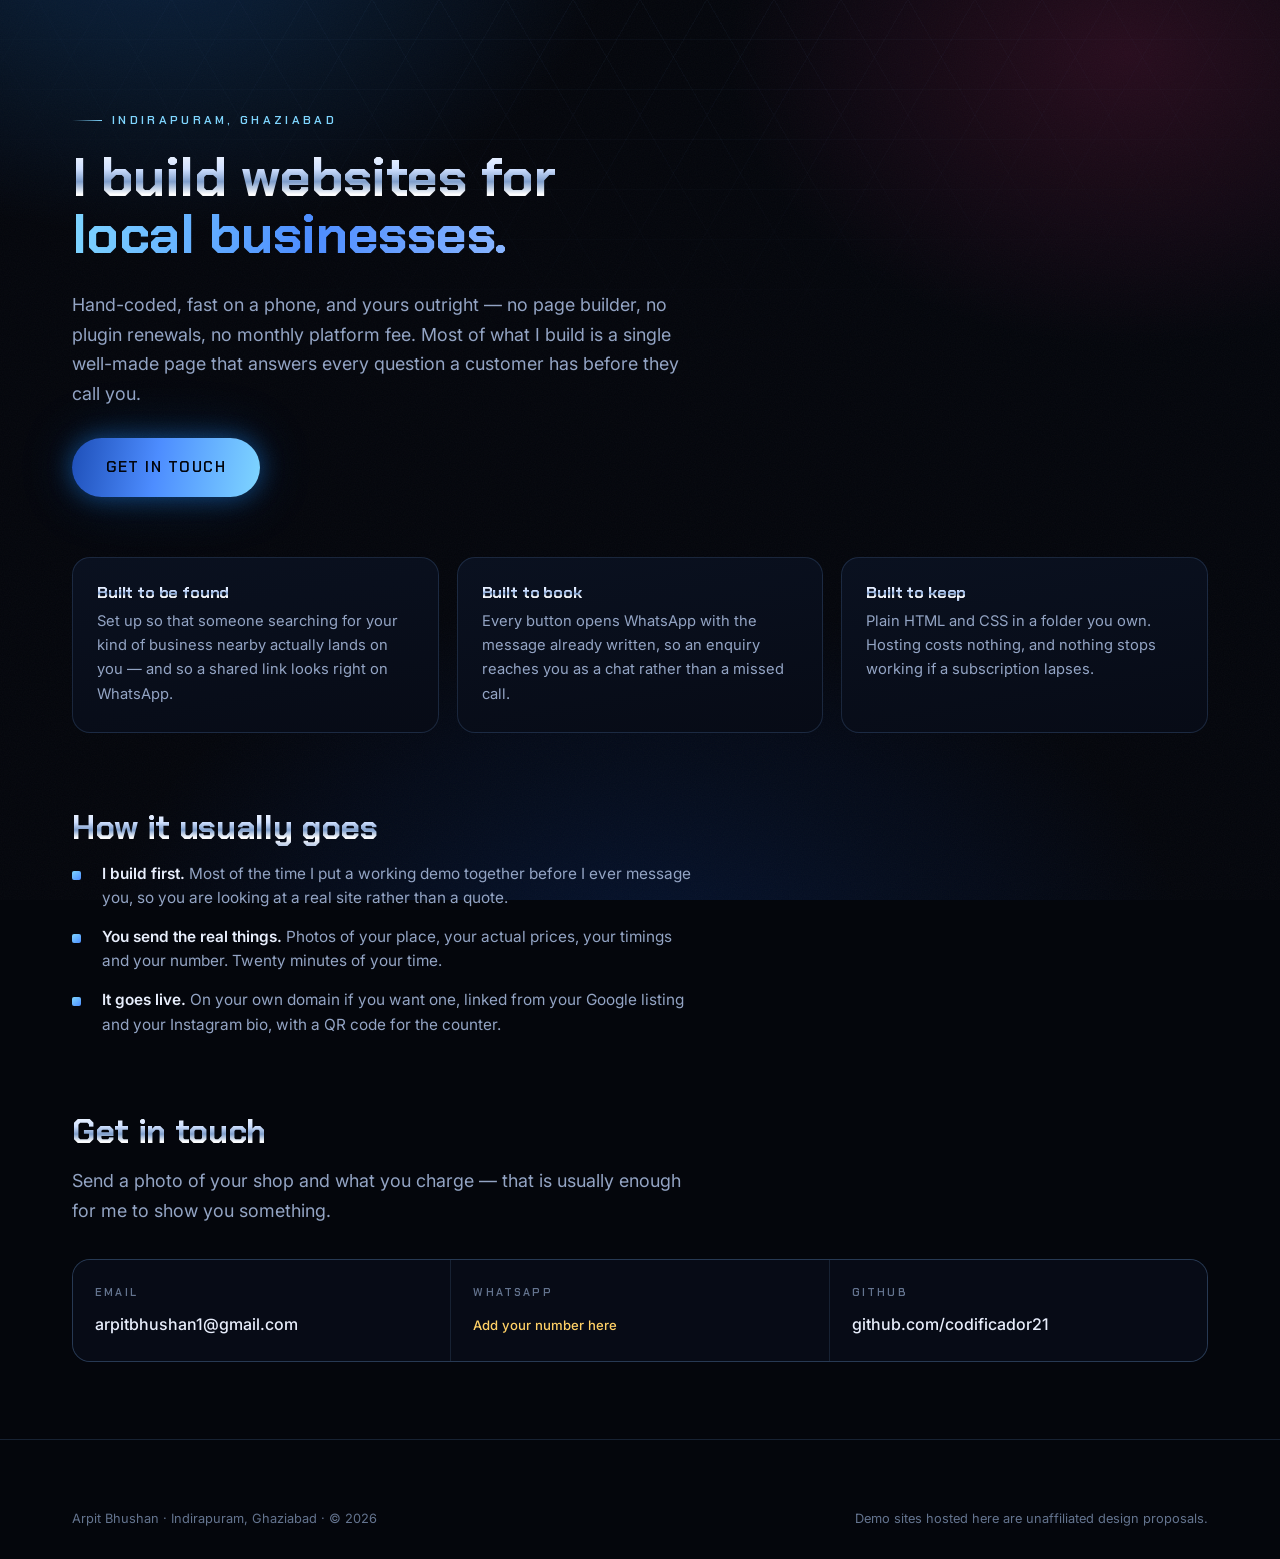
<file: index.html>
<!doctype html>
<html lang="en">
<head>
<meta charset="utf-8">
<meta name="viewport" content="width=device-width, initial-scale=1, viewport-fit=cover">
<title>Arpit Bhushan — websites for local businesses</title>
<meta name="description" content="I build fast, hand-coded websites for local businesses in Indirapuram and around Ghaziabad. No page builders, no monthly platform fees.">
<meta name="theme-color" content="#04060c">
<link rel="preconnect" href="https://fonts.googleapis.com">
<link rel="preconnect" href="https://fonts.gstatic.com" crossorigin>
<link href="https://fonts.googleapis.com/css2?family=Chakra+Petch:wght@500;600;700&family=Inter:wght@400;500;600&display=swap" rel="stylesheet">
<link rel="stylesheet" href="assets/style.css?v=7e76a8b3">
<style>
  /* Calmer than the demos this account hosts: steel blue, no magenta, little motion. */
  :root{
    --blue:#4d8dff; --blue-deep:#1e4fb8; --cyan:#7fd6ff;
    --magenta:#4d8dff; --magenta-deep:#1e4fb8;
  }
  .lede{ max-width:56ch; }
  .card-grid{ display:grid; grid-template-columns:repeat(3,1fr); gap:18px; margin-top:8px; }
  .card{
    padding:26px 24px; border-radius:var(--radius); border:1px solid var(--line);
    background:linear-gradient(170deg,var(--panel),var(--ink-2));
  }
  .card h3{ font-size:1.02rem; margin-bottom:8px; }
  .card p{ color:var(--muted); font-size:.92rem; margin:0; }
  .contact{
    display:grid; grid-template-columns:repeat(auto-fit,minmax(215px,1fr)); gap:1px;
    background:var(--line); border:1px solid var(--line); border-radius:var(--radius);
    overflow:hidden; margin-top:34px;
  }
  .contact a, .contact div{
    background:var(--ink-2); padding:24px 22px; display:block; transition:background .3s;
  }
  .contact a:hover{ background:var(--panel); }
  .contact span{
    display:block; font-family:var(--font-display); font-size:.68rem; font-weight:600;
    letter-spacing:.2em; text-transform:uppercase; color:var(--dim); margin-bottom:9px;
  }
  .contact b{ font-size:1rem; font-weight:500; color:var(--text); word-break:break-word; }
  .contact .todo-inline{ color:var(--gold); font-size:.82rem; }
  .how{ display:grid; gap:14px; list-style:none; padding:0; margin:0; max-width:62ch; }
  .how li{ position:relative; padding-left:30px; color:var(--muted); font-size:.96rem; line-height:1.6; }
  .how li b{ color:var(--text); font-weight:600; }
  .how li::before{
    content:''; position:absolute; left:0; top:9px; width:9px; height:9px; border-radius:2px;
    background:linear-gradient(140deg,var(--cyan),var(--blue));
  }
  @media (max-width:820px){ .card-grid{ grid-template-columns:1fr; } }
</style>
</head>
<body>

<div class="fx" aria-hidden="true">
  <div class="fx__aurora"></div><div class="fx__hex"></div><div class="fx__noise"></div>
</div>
<div class="progress" aria-hidden="true"></div>

<main>
<section class="section" style="padding-top:clamp(64px,8vw,104px);padding-bottom:clamp(32px,4vw,52px)">
  <div class="wrap">
    <p class="eyebrow">Indirapuram, Ghaziabad</p>
    <h1 style="font-size:clamp(2rem,5vw,3.4rem);max-width:17ch;text-wrap:balance">
      <span class="chrome">I build websites for</span>
      <span class="grad-blue">local businesses.</span>
    </h1>
    <p class="lede" style="font-size:clamp(1rem,1.6vw,1.12rem)">
      Hand-coded, fast on a phone, and yours outright — no page builder, no plugin renewals,
      no monthly platform fee. Most of what I build is a single well-made page that answers
      every question a customer has before they call you.
    </p>
    <a class="btn btn--primary btn--lg" href="#contact" data-magnetic><span class="shine"></span>Get in touch</a>
  </div>
</section>

<section class="section section--tight" style="padding-top:0">
  <div class="wrap">
    <div class="card-grid">
      <article class="card">
        <h3 class="chrome">Built to be found</h3>
        <p>Set up so that someone searching for your kind of business nearby actually lands on you — and so a shared link looks right on WhatsApp.</p>
      </article>
      <article class="card">
        <h3 class="chrome">Built to book</h3>
        <p>Every button opens WhatsApp with the message already written, so an enquiry reaches you as a chat rather than a missed call.</p>
      </article>
      <article class="card">
        <h3 class="chrome">Built to keep</h3>
        <p>Plain HTML and CSS in a folder you own. Hosting costs nothing, and nothing stops working if a subscription lapses.</p>
      </article>
    </div>
  </div>
</section>

<section class="section section--tight" style="padding-top:0">
  <div class="wrap">
    <h2 style="font-size:clamp(1.5rem,3vw,2.1rem)"><span class="chrome">How it usually goes</span></h2>
    <ul class="how">
      <li><b>I build first.</b> Most of the time I put a working demo together before I ever message you, so you are looking at a real site rather than a quote.</li>
      <li><b>You send the real things.</b> Photos of your place, your actual prices, your timings and your number. Twenty minutes of your time.</li>
      <li><b>It goes live.</b> On your own domain if you want one, linked from your Google listing and your Instagram bio, with a QR code for the counter.</li>
    </ul>
  </div>
</section>

<section class="section section--tight" id="contact" style="padding-top:0">
  <div class="wrap">
    <h2 style="font-size:clamp(1.5rem,3vw,2.1rem)"><span class="chrome">Get in touch</span></h2>
    <p class="lede">Send a photo of your shop and what you charge — that is usually enough for me to show you something.</p>
    <div class="contact">
      <a href="mailto:arpitbhushan1@gmail.com">
        <span>Email</span><b>arpitbhushan1@gmail.com</b>
      </a>
      <div>
        <span>WhatsApp</span><b class="todo-inline">Add your number here</b>
      </div>
      <a href="https://github.com/codificador21" target="_blank" rel="noopener">
        <span>GitHub</span><b>github.com/codificador21</b>
      </a>
    </div>
  </div>
</section>
</main>

<footer class="footer">
  <div class="wrap footer__bottom" style="margin-top:0;border-top:0">
    <span>Arpit Bhushan · Indirapuram, Ghaziabad · © <span data-year></span></span>
    <span>Demo sites hosted here are unaffiliated design proposals.</span>
  </div>
</footer>

<script>window.SITE_CONFIG = {};</script>
<script src="assets/app.js?v=7e76a8b3"></script>
</body>
</html>
</file>
<file: assets/style.css>
/* ==========================================================================
   APEX ROOM — Elite Gaming Experience
   Stylesheet. Edit colours in the :root block below; everything follows.
   ========================================================================== */

:root{
  /* Brand */
  --ink:          #04060c;
  --ink-2:        #070b16;
  --panel:        #0a1120;
  --panel-2:      #0d1729;
  --line:         rgba(126,178,255,.16);
  --line-soft:    rgba(126,178,255,.09);

  --blue:         #1f8cff;
  --blue-deep:    #0a4fd6;
  --cyan:         #5ddcff;
  --magenta:      #ff2f86;
  --magenta-deep: #c1155f;
  --gold:         #ffd166;

  --text:         #e8eefc;
  --muted:        #93a4c4;
  --dim:          #64748f;

  --glow-blue:    0 0 24px rgba(31,140,255,.45), 0 0 60px rgba(31,140,255,.18);
  --glow-pink:    0 0 24px rgba(255,47,134,.45), 0 0 60px rgba(255,47,134,.18);

  --radius:       18px;
  --radius-sm:    12px;
  --maxw:         1180px;

  --font-display: 'Chakra Petch', 'Saira Condensed', 'Avenir Next Condensed', system-ui, sans-serif;
  --font-body:    'Inter', -apple-system, BlinkMacSystemFont, 'Segoe UI', Roboto, sans-serif;

  --ease:         cubic-bezier(.22,.61,.36,1);
  --ease-out-exp: cubic-bezier(.16,1,.3,1);
}

*,*::before,*::after{ box-sizing:border-box; }

html{ scroll-behavior:smooth; -webkit-text-size-adjust:100%; overflow-x:hidden; }

body{
  margin:0;
  background:var(--ink);
  color:var(--text);
  font-family:var(--font-body);
  font-size:16px;
  line-height:1.65;
  overflow-x:hidden;
  -webkit-font-smoothing:antialiased;
}

img{ max-width:100%; display:block; }
a{ color:inherit; text-decoration:none; }
button{ font:inherit; color:inherit; background:none; border:0; cursor:pointer; }
[hidden]{ display:none !important; }

::selection{ background:var(--blue); color:#fff; }

/* Scrollbar ---------------------------------------------------------------- */
::-webkit-scrollbar{ width:10px; }
::-webkit-scrollbar-track{ background:var(--ink); }
::-webkit-scrollbar-thumb{
  background:linear-gradient(var(--blue),var(--magenta));
  border-radius:99px; border:2px solid var(--ink);
}

/* ==========================================================================
   Layout helpers
   ========================================================================== */
.wrap{ width:100%; max-width:var(--maxw); margin-inline:auto; padding-inline:22px; }
.section{ position:relative; padding-block:clamp(72px,9vw,128px); }
.section--tight{ padding-block:clamp(48px,6vw,80px); }

.eyebrow{
  display:inline-flex; align-items:center; gap:10px;
  font-family:var(--font-display); font-weight:600;
  font-size:.74rem; letter-spacing:.28em; text-transform:uppercase;
  color:var(--cyan); margin:0 0 18px;
}
.eyebrow::before{
  content:''; width:30px; height:1px;
  background:linear-gradient(90deg,transparent,var(--cyan));
}
.eyebrow--pink{ color:var(--magenta); }
.eyebrow--pink::before{ background:linear-gradient(90deg,transparent,var(--magenta)); }

h1,h2,h3,h4{ font-family:var(--font-display); font-weight:700; line-height:1.05; margin:0 0 .5em; letter-spacing:-.01em; }
h2{ font-size:clamp(1.9rem,4.4vw,3.15rem); }
h3{ font-size:clamp(1.15rem,2vw,1.4rem); }

.lede{ color:var(--muted); font-size:clamp(1rem,1.5vw,1.12rem); max-width:62ch; margin:0 0 30px; }

.section-head{ margin-bottom:clamp(36px,5vw,58px); max-width:760px; }

/* Silver / chrome text, like the logo ------------------------------------- */
.chrome{
  background:linear-gradient(180deg,#ffffff 4%,#cfe0ff 38%,#7f9ecb 56%,#ffffff 74%,#9fb6dd 100%);
  -webkit-background-clip:text; background-clip:text;
  color:transparent; -webkit-text-fill-color:transparent;
}
.grad-blue{
  background:linear-gradient(100deg,var(--cyan),var(--blue) 55%,#8ab6ff);
  -webkit-background-clip:text; background-clip:text;
  color:transparent; -webkit-text-fill-color:transparent;
}
.grad-pink{
  background:linear-gradient(100deg,#ff9dc4,var(--magenta) 60%,#ff5ba0);
  -webkit-background-clip:text; background-clip:text;
  color:transparent; -webkit-text-fill-color:transparent;
}

/* ==========================================================================
   Preloader
   ========================================================================== */
.preloader{
  position:fixed; inset:0; z-index:9999;
  display:grid; place-items:center; gap:0;
  background:var(--ink);
  transition:opacity .7s var(--ease), visibility .7s;
}
.preloader.is-done{ opacity:0; visibility:hidden; }
.preloader__inner{ text-align:center; }
.preloader__logo{ width:96px; height:96px; margin:0 auto 22px; }
.preloader__logo path,.preloader__logo circle,.preloader__logo polygon{
  stroke-dasharray:400; stroke-dashoffset:400;
  animation:draw 1.5s var(--ease-out-exp) forwards;
}
@keyframes draw{ to{ stroke-dashoffset:0; } }
.preloader__word{
  font-family:var(--font-display); font-weight:700;
  letter-spacing:.42em; text-transform:uppercase; font-size:.8rem;
  color:var(--muted); padding-left:.42em;
}
.preloader__bar{
  width:190px; height:2px; margin:20px auto 0;
  background:rgba(255,255,255,.08); overflow:hidden; border-radius:99px;
}
.preloader__bar i{
  display:block; height:100%; width:0;
  background:linear-gradient(90deg,var(--blue),var(--cyan),var(--magenta));
  box-shadow:var(--glow-blue);
}

/* ==========================================================================
   Backdrop: hex grid + scanlines + vignette
   ========================================================================== */
.fx{ position:fixed; inset:0; pointer-events:none; z-index:0; overflow:hidden; }

.fx__hex{
  position:absolute; inset:-10%;
  background-image:
    repeating-linear-gradient(60deg, var(--line-soft) 0 1px, transparent 1px 58px),
    repeating-linear-gradient(-60deg, var(--line-soft) 0 1px, transparent 1px 58px),
    repeating-linear-gradient(0deg,  var(--line-soft) 0 1px, transparent 1px 50px);
  opacity:.55;
  mask-image:radial-gradient(ellipse 80% 60% at 50% 0%, #000 0%, transparent 72%);
  -webkit-mask-image:radial-gradient(ellipse 80% 60% at 50% 0%, #000 0%, transparent 72%);
  animation:hexdrift 30s linear infinite;
}
@keyframes hexdrift{ to{ transform:translate3d(58px,100px,0); } }

.fx__aurora{
  position:absolute; inset:0;
  background:
    radial-gradient(60vw 40vw at 12% -8%, rgba(31,140,255,.22), transparent 60%),
    radial-gradient(52vw 38vw at 88% 6%,  rgba(255,47,134,.14), transparent 60%),
    radial-gradient(70vw 50vw at 50% 110%, rgba(10,79,214,.18), transparent 62%);
  animation:auroraShift 18s ease-in-out infinite alternate;
}
@keyframes auroraShift{
  from{ transform:translate3d(-2%,0,0) scale(1); }
  to  { transform:translate3d(2%,-2%,0) scale(1.08); }
}

.fx__scan{
  position:absolute; inset:0; opacity:.22;
  background:repeating-linear-gradient(180deg, rgba(255,255,255,.035) 0 1px, transparent 1px 3px);
  mix-blend-mode:overlay;
}
.fx__noise{
  position:absolute; inset:0; opacity:.035;
  background-image:url("data:image/svg+xml;utf8,<svg xmlns='http://www.w3.org/2000/svg' width='160' height='160'><filter id='n'><feTurbulence type='fractalNoise' baseFrequency='.85' numOctaves='3'/></filter><rect width='160' height='160' filter='url(%23n)'/></svg>");
}

#particles{ position:fixed; inset:0; z-index:0; pointer-events:none; opacity:.85; }

/* ==========================================================================
   Custom cursor
   ========================================================================== */
.cursor,.cursor-ring{
  position:fixed; top:0; left:0; z-index:9998; pointer-events:none;
  border-radius:50%; mix-blend-mode:screen;
  opacity:0; transition:opacity .3s;
}
.cursor{ width:7px; height:7px; background:var(--cyan); box-shadow:0 0 12px var(--cyan); }
.cursor-ring{
  width:36px; height:36px; border:1px solid rgba(93,220,255,.55);
  transition:width .28s var(--ease), height .28s var(--ease), border-color .28s, opacity .3s, background .28s;
}
body.cursor-ready .cursor,body.cursor-ready .cursor-ring{ opacity:1; }
body.cursor-hot .cursor-ring{
  width:64px; height:64px; border-color:var(--magenta);
  background:rgba(255,47,134,.08);
}

/* ==========================================================================
   Scroll progress + nav
   ========================================================================== */
.progress{
  position:fixed; top:0; left:0; height:2px; width:0; z-index:200;
  background:linear-gradient(90deg,var(--cyan),var(--blue),var(--magenta));
  box-shadow:0 0 14px rgba(31,140,255,.8);
}

.nav{
  position:fixed; top:0; left:0; right:0; z-index:180;
  transition:background .4s var(--ease), border-color .4s, backdrop-filter .4s;
  border-bottom:1px solid transparent;
}
.nav.is-stuck{
  background:rgba(4,6,12,.82);
  backdrop-filter:blur(16px) saturate(140%);
  -webkit-backdrop-filter:blur(16px) saturate(140%);
  border-bottom-color:var(--line);
}
.nav__inner{ display:flex; align-items:center; gap:28px; height:74px; }
.nav__logo{ display:flex; align-items:center; gap:11px; flex:0 0 auto; }
.nav__logo svg{ width:34px; height:34px; }
.nav__logo b{
  font-family:var(--font-display); font-weight:700; font-size:1.02rem;
  letter-spacing:.14em; text-transform:uppercase; line-height:1;
}
.nav__logo span{
  display:block; font-size:.54rem; letter-spacing:.24em;
  text-transform:uppercase; color:var(--dim); font-weight:600;
}
.nav__links{ display:flex; gap:26px; margin-left:auto; }
.nav__links a{
  position:relative; font-size:.83rem; font-weight:500; letter-spacing:.06em;
  text-transform:uppercase; color:var(--muted); transition:color .25s;
  padding-block:6px;
}
.nav__links a::after{
  content:''; position:absolute; left:0; bottom:0; height:1px; width:0;
  background:linear-gradient(90deg,var(--cyan),var(--magenta));
  transition:width .35s var(--ease-out-exp);
}
.nav__links a:hover{ color:var(--text); }
.nav__links a:hover::after,.nav__links a.is-active::after{ width:100%; }
.nav__links a.is-active{ color:var(--text); }
.nav__cta{ flex:0 0 auto; }

.burger{ display:none; width:44px; height:44px; margin-left:auto; position:relative; }
.burger i{
  position:absolute; left:11px; width:22px; height:2px; background:var(--text);
  border-radius:2px; transition:transform .35s var(--ease), opacity .2s;
}
.burger i:nth-child(1){ top:16px; } .burger i:nth-child(2){ top:22px; } .burger i:nth-child(3){ top:28px; }
.burger.is-open i:nth-child(1){ transform:translateY(6px) rotate(45deg); }
.burger.is-open i:nth-child(2){ opacity:0; }
.burger.is-open i:nth-child(3){ transform:translateY(-6px) rotate(-45deg); }

.mobile-menu{
  position:fixed; inset:74px 0 0; z-index:170;
  background:rgba(4,6,12,.97); backdrop-filter:blur(20px);
  display:flex; flex-direction:column; gap:4px; padding:34px 22px;
  transform:translateY(-12px); opacity:0; visibility:hidden;
  transition:opacity .35s var(--ease), transform .35s var(--ease), visibility .35s;
}
.mobile-menu.is-open{ opacity:1; visibility:visible; transform:none; }
.mobile-menu a{
  font-family:var(--font-display); font-size:1.5rem; font-weight:600;
  padding-block:13px; border-bottom:1px solid var(--line-soft);
}

/* ==========================================================================
   Buttons
   ========================================================================== */
.btn{
  position:relative; display:inline-flex; align-items:center; justify-content:center;
  gap:9px; padding:14px 26px; border-radius:99px;
  font-family:var(--font-display); font-weight:600; font-size:.88rem;
  letter-spacing:.1em; text-transform:uppercase; white-space:nowrap;
  overflow:hidden; isolation:isolate;
  transition:transform .28s var(--ease-out-exp), box-shadow .3s, color .25s;
}
.btn:active{ transform:scale(.97); }

.btn--primary{
  background:linear-gradient(100deg,var(--blue-deep),var(--blue) 45%,var(--cyan));
  color:#02050c; box-shadow:var(--glow-blue);
}
.btn--primary::after{
  content:''; position:absolute; inset:0; z-index:-1;
  background:linear-gradient(100deg,var(--cyan),var(--blue) 55%,var(--blue-deep));
  opacity:0; transition:opacity .35s;
}
.btn--primary:hover{ box-shadow:0 0 34px rgba(93,220,255,.6), 0 0 80px rgba(31,140,255,.3); }
.btn--primary:hover::after{ opacity:1; }

.btn--pink{
  background:linear-gradient(100deg,var(--magenta-deep),var(--magenta) 60%,#ff7ab0);
  color:#fff; box-shadow:var(--glow-pink);
}
.btn--ghost{
  border:1px solid var(--line); color:var(--text);
  background:rgba(255,255,255,.02);
}
.btn--ghost:hover{ border-color:var(--cyan); color:var(--cyan); background:rgba(93,220,255,.06); }

.btn--wa{ background:#1fb855; color:#03130a; box-shadow:0 0 24px rgba(31,184,85,.35); }
.btn--wa:hover{ box-shadow:0 0 34px rgba(31,184,85,.55); }

.btn--lg{ padding:17px 34px; font-size:.95rem; }
.btn--sm{ padding:10px 18px; font-size:.75rem; }

/* Shine sweep */
.btn .shine{
  position:absolute; top:0; left:-120%; width:60%; height:100%;
  background:linear-gradient(100deg,transparent,rgba(255,255,255,.45),transparent);
  transform:skewX(-20deg); pointer-events:none;
}
.btn:hover .shine{ animation:sweep .85s var(--ease-out-exp); }
@keyframes sweep{ to{ left:150%; } }

/* ==========================================================================
   Hero
   ========================================================================== */
.hero{
  position:relative; min-height:100svh; display:flex; align-items:center;
  padding-top:100px; padding-bottom:60px; overflow:hidden;
}
.hero__bg{
  position:absolute; inset:0; z-index:-2;
  background:url('../images/hero/room.jpg') center/cover no-repeat;
  opacity:.34; filter:saturate(1.25) contrast(1.06);
  transform:scale(1.1);
  animation:heroZoom 22s ease-in-out infinite alternate;
}
@keyframes heroZoom{ to{ transform:scale(1.2) translateY(-1.5%); } }
.hero__veil{
  position:absolute; inset:0; z-index:-1;
  background:
    linear-gradient(180deg, rgba(4,6,12,.72) 0%, rgba(4,6,12,.55) 35%, rgba(4,6,12,.94) 88%, var(--ink) 100%),
    linear-gradient(90deg, rgba(4,6,12,.9) 0%, transparent 55%);
}
.hero__grid{ display:grid; grid-template-columns:1.15fr .85fr; gap:52px; align-items:center; position:relative; z-index:2; }

.hero h1{
  font-size:clamp(2.6rem,7.2vw,5.3rem); line-height:.96;
  margin:0 0 22px; text-transform:uppercase; font-weight:700;
}
.hero h1 .line{ display:block; overflow:hidden; }
.hero h1 .line > span{
  display:block;
  transform:translateY(105%);
  animation:riseUp 1s var(--ease-out-exp) forwards;
}
.hero h1 .line:nth-child(2) > span{ animation-delay:.12s; }
.hero h1 .line:nth-child(3) > span{ animation-delay:.24s; }
@keyframes riseUp{ to{ transform:none; } }

.hero__sub{
  color:var(--muted); font-size:clamp(1rem,1.7vw,1.16rem); max-width:50ch;
  margin:0 0 32px; opacity:0; animation:fadeUp .9s var(--ease-out-exp) .45s forwards;
}
.hero__actions{ display:flex; flex-wrap:wrap; gap:14px; opacity:0; animation:fadeUp .9s var(--ease-out-exp) .6s forwards; }
@keyframes fadeUp{ from{ opacity:0; transform:translateY(20px); } to{ opacity:1; transform:none; } }

.hero__pills{
  display:flex; flex-wrap:wrap; gap:10px; margin-top:34px;
  opacity:0; animation:fadeUp .9s var(--ease-out-exp) .75s forwards;
}
.pill{
  display:inline-flex; align-items:center; gap:8px;
  padding:8px 15px; border-radius:99px; border:1px solid var(--line);
  background:rgba(10,17,32,.6); backdrop-filter:blur(8px);
  font-size:.76rem; font-weight:600; letter-spacing:.08em; text-transform:uppercase;
  color:var(--muted);
}
.pill svg{ width:15px; height:15px; color:var(--cyan); }
.pill--pink svg{ color:var(--magenta); }

/* Floating hero card */
.hero__card{
  position:relative; border-radius:24px; overflow:hidden;
  border:1px solid var(--line); background:var(--panel);
  transform-style:preserve-3d; will-change:transform;
  /* opacity-only keyframe so the JS tilt can own `transform` afterwards */
  opacity:0; animation:fadeIn 1.1s var(--ease-out-exp) .5s forwards;
  transition:transform .35s var(--ease-out-exp);
  box-shadow:0 40px 80px -30px rgba(0,0,0,.9);
}
@keyframes fadeIn{ to{ opacity:1; } }
.hero__card img{ width:100%; aspect-ratio:9/7; object-fit:cover; }
.hero__card::after{
  content:''; position:absolute; inset:0;
  background:linear-gradient(180deg,transparent 40%,rgba(4,6,12,.95));
}
.hero__card-body{
  position:absolute; left:0; right:0; bottom:0; padding:22px 24px; z-index:2;
}
.hero__card-body .price{
  font-family:var(--font-display); font-size:2.4rem; font-weight:700; line-height:1;
}
.hero__card-body small{ color:var(--muted); font-size:.8rem; display:block; margin-top:6px; letter-spacing:.06em; }
.hero__card-tag{
  position:absolute; top:16px; left:16px; z-index:2;
  padding:6px 13px; border-radius:99px; font-size:.68rem; font-weight:700;
  letter-spacing:.14em; text-transform:uppercase;
  background:rgba(4,6,12,.72); border:1px solid var(--line); color:var(--cyan);
  backdrop-filter:blur(6px);
}

.scroll-cue{
  position:absolute; bottom:26px; left:50%; transform:translateX(-50%); z-index:3;
  display:flex; flex-direction:column; align-items:center; gap:9px;
  font-size:.62rem; letter-spacing:.3em; text-transform:uppercase; color:var(--dim);
}
.scroll-cue i{
  display:block; width:1px; height:42px;
  background:linear-gradient(var(--cyan),transparent);
  animation:cue 1.9s var(--ease) infinite;
}
@keyframes cue{ 0%{ transform:scaleY(0); transform-origin:top; } 50%{ transform:scaleY(1); transform-origin:top; } 51%{ transform-origin:bottom; } 100%{ transform:scaleY(0); transform-origin:bottom; } }

/* ==========================================================================
   Ticker
   ========================================================================== */
.ticker{
  position:relative; z-index:2; overflow:hidden;
  border-block:1px solid var(--line);
  background:linear-gradient(90deg,rgba(31,140,255,.08),rgba(255,47,134,.07));
  padding-block:13px;
}
.ticker__track{ display:flex; width:max-content; animation:slide 34s linear infinite; }
.ticker:hover .ticker__track{ animation-play-state:paused; }
@keyframes slide{ to{ transform:translateX(-50%); } }
.ticker span{
  display:inline-flex; align-items:center; gap:14px; padding-inline:22px;
  font-family:var(--font-display); font-weight:600; font-size:.84rem;
  letter-spacing:.2em; text-transform:uppercase; color:var(--muted); white-space:nowrap;
}
.ticker span b{ color:var(--cyan); font-weight:700; }
.ticker span::after{ content:'◆'; color:var(--magenta); font-size:.55rem; }

/* ==========================================================================
   Reveal animation utility
   ========================================================================== */
[data-reveal]{
  opacity:0; transform:translateY(34px);
  transition:opacity .85s var(--ease-out-exp), transform .85s var(--ease-out-exp);
}
[data-reveal].is-in{ opacity:1; transform:none; }
[data-reveal="left"]{ transform:translateX(-40px); }
[data-reveal="right"]{ transform:translateX(40px); }
[data-reveal="scale"]{ transform:scale(.93); }
[data-reveal="clip"]{ opacity:1; clip-path:inset(0 100% 0 0); transform:none; transition:clip-path 1.1s var(--ease-out-exp); }
[data-reveal="clip"].is-in{ clip-path:inset(0 0 0 0); }

/* ==========================================================================
   Value cards
   ========================================================================== */
.value-grid{ display:grid; grid-template-columns:repeat(4,1fr); gap:18px; }
.value{
  position:relative; padding:30px 24px 26px; border-radius:var(--radius);
  background:linear-gradient(170deg,var(--panel),var(--ink-2));
  border:1px solid var(--line); overflow:hidden;
  transition:transform .5s var(--ease-out-exp), border-color .4s;
}
.value:hover{ transform:translateY(-8px); border-color:rgba(93,220,255,.4); }
.value::before{
  content:''; position:absolute; inset:-1px; border-radius:inherit; padding:1px;
  background:conic-gradient(from var(--a,0deg), transparent 0 62%, var(--cyan) 75%, var(--magenta) 88%, transparent 100%);
  -webkit-mask:linear-gradient(#000 0 0) content-box, linear-gradient(#000 0 0);
  -webkit-mask-composite:xor; mask-composite:exclude;
  opacity:0; transition:opacity .4s;
}
.value:hover::before{ opacity:1; animation:spin 3s linear infinite; }
@property --a{ syntax:'<angle>'; inherits:false; initial-value:0deg; }
@keyframes spin{ to{ --a:360deg; } }

.value__icon{
  width:50px; height:50px; border-radius:14px; display:grid; place-items:center;
  background:linear-gradient(140deg,rgba(31,140,255,.22),rgba(93,220,255,.06));
  border:1px solid rgba(93,220,255,.25); margin-bottom:18px;
  transition:transform .5s var(--ease-out-exp);
}
.value:hover .value__icon{ transform:rotate(-8deg) scale(1.08); }
.value__icon svg{ width:24px; height:24px; color:var(--cyan); }
.value h3{ font-size:1.05rem; margin-bottom:8px; }
.value p{ color:var(--muted); font-size:.92rem; margin:0; }
.value__n{
  position:absolute; top:14px; right:18px;
  font-family:var(--font-display); font-size:2.6rem; font-weight:700;
  color:rgba(126,178,255,.07); line-height:1;
}

/* ==========================================================================
   Zone cards
   ========================================================================== */
.zones{ display:grid; grid-template-columns:1fr 1fr; gap:22px; }
.zone{
  position:relative; border-radius:22px; overflow:hidden; min-height:440px;
  border:1px solid var(--line); display:flex; flex-direction:column; justify-content:flex-end;
  transition:transform .6s var(--ease-out-exp);
  transform-style:preserve-3d;
}
.zone:hover{ transform:translateY(-6px); }
.zone__img{ position:absolute; inset:0; z-index:0; overflow:hidden; }
.zone__img img{
  width:100%; height:100%; object-fit:cover;
  transform:scale(1.06); transition:transform 1.1s var(--ease-out-exp);
  filter:saturate(.92) contrast(1.05) brightness(.95);
}
.zone:hover .zone__img img{ transform:scale(1.14); }
.zone__img::after{
  content:''; position:absolute; inset:0;
  background:linear-gradient(180deg,rgba(4,6,12,.25) 0%,rgba(4,6,12,.75) 52%,rgba(4,6,12,.97) 100%);
}
.zone__body{ position:relative; z-index:2; padding:30px 28px 28px; }
.zone__body h3{ font-size:clamp(1.4rem,2.6vw,1.9rem); text-transform:uppercase; margin-bottom:10px; }
.zone__body p{ color:var(--muted); font-size:.95rem; margin:0 0 20px; max-width:44ch; }
.zone__rates{ display:flex; flex-wrap:wrap; gap:10px; }
.rate-chip{
  display:flex; flex-direction:column; gap:2px;
  padding:11px 16px; border-radius:12px;
  background:rgba(4,6,12,.62); border:1px solid var(--line); backdrop-filter:blur(8px);
}
.rate-chip b{ font-family:var(--font-display); font-size:1.2rem; line-height:1; }
.rate-chip small{ font-size:.68rem; letter-spacing:.1em; text-transform:uppercase; color:var(--dim); }
.zone--pink .rate-chip b{ color:#ff7ab0; }
.zone--blue .rate-chip b{ color:var(--cyan); }
.zone__badge{
  position:absolute; top:20px; left:20px; z-index:2;
  display:inline-flex; align-items:center; gap:8px;
  padding:7px 14px; border-radius:99px; font-size:.68rem; font-weight:700;
  letter-spacing:.14em; text-transform:uppercase; backdrop-filter:blur(8px);
}
.zone--blue .zone__badge{ background:rgba(31,140,255,.18); border:1px solid rgba(93,220,255,.4); color:var(--cyan); }
.zone--pink .zone__badge{ background:rgba(255,47,134,.16); border:1px solid rgba(255,47,134,.4); color:#ff9dc4; }

/* ==========================================================================
   Plans
   ========================================================================== */
.plans{ display:grid; grid-template-columns:repeat(3,1fr); gap:20px; align-items:stretch; }
.plan{
  position:relative; display:flex; flex-direction:column;
  padding:32px 28px; border-radius:var(--radius);
  background:linear-gradient(175deg,var(--panel-2),var(--ink-2) 70%);
  border:1px solid var(--line);
  transition:transform .5s var(--ease-out-exp), border-color .4s, box-shadow .5s;
}
.plan:hover{ transform:translateY(-10px); border-color:rgba(93,220,255,.45); box-shadow:0 30px 70px -32px rgba(31,140,255,.55); }
.plan--best{
  border-color:rgba(93,220,255,.42);
  background:linear-gradient(175deg,rgba(14,32,62,.95),var(--ink-2) 72%);
  box-shadow:0 26px 70px -34px rgba(31,140,255,.6);
}
.plan__flag{
  position:absolute; top:-1px; right:24px;
  padding:6px 14px 7px; border-radius:0 0 10px 10px;
  font-family:var(--font-display); font-size:.64rem; font-weight:700;
  letter-spacing:.16em; text-transform:uppercase; color:#02050c;
  background:linear-gradient(100deg,var(--cyan),var(--blue));
  box-shadow:0 6px 22px rgba(31,140,255,.5);
}
.plan__term{
  font-family:var(--font-display); font-size:.78rem; font-weight:600;
  letter-spacing:.2em; text-transform:uppercase; color:var(--muted); margin-bottom:14px;
}
.plan__price{ display:flex; align-items:baseline; gap:4px; margin-bottom:6px; }
.plan__price .cur{ font-family:var(--font-display); font-size:1.5rem; font-weight:600; color:var(--muted); }
.plan__price .num{ font-family:var(--font-display); font-size:clamp(2.6rem,5vw,3.4rem); font-weight:700; line-height:1; }
.plan__per{ color:var(--dim); font-size:.86rem; margin-bottom:22px; }
.plan__per b{ color:var(--cyan); font-weight:600; }
.plan ul{ list-style:none; padding:0; margin:0 0 26px; display:grid; gap:11px; }
.plan li{ position:relative; padding-left:26px; font-size:.91rem; color:var(--muted); }
.plan li svg{ position:absolute; left:0; top:4px; width:16px; height:16px; color:var(--cyan); }
.plan .btn{ margin-top:auto; width:100%; }

/* ==========================================================================
   Rate tables
   ========================================================================== */
.rate-tables{ display:grid; grid-template-columns:1fr 1fr; gap:22px; }
.rt{
  border-radius:var(--radius); overflow:hidden; border:1px solid var(--line);
  background:linear-gradient(170deg,var(--panel),var(--ink-2));
}
.rt__head{
  display:flex; align-items:center; gap:12px; padding:20px 24px;
  border-bottom:1px solid var(--line);
}
.rt--blue .rt__head{ background:linear-gradient(90deg,rgba(31,140,255,.16),transparent); }
.rt--pink .rt__head{ background:linear-gradient(90deg,rgba(255,47,134,.14),transparent); }
.rt__head h3{ margin:0; font-size:1.06rem; text-transform:uppercase; letter-spacing:.06em; }
.rt__head svg{ width:26px; height:26px; }
.rt--blue .rt__head svg{ color:var(--cyan); }
.rt--pink .rt__head svg{ color:var(--magenta); }
.rt table{ width:100%; border-collapse:collapse; }
.rt th{
  text-align:left; padding:13px 24px; font-family:var(--font-display);
  font-size:.7rem; font-weight:600; letter-spacing:.16em; text-transform:uppercase;
  color:var(--dim); border-bottom:1px solid var(--line-soft);
}
.rt td{ padding:17px 24px; border-bottom:1px solid var(--line-soft); font-size:.95rem; color:var(--muted); }
.rt tr:last-child td{ border-bottom:0; }
.rt tr{ transition:background .3s; }
.rt tbody tr:hover{ background:rgba(126,178,255,.04); }
.rt .val{
  font-family:var(--font-display); font-size:1.35rem; font-weight:700; color:var(--text);
  white-space:nowrap;
}
.rt--blue .val{ color:var(--cyan); }
.rt--pink .val{ color:#ff7ab0; }
.rt .val span{ font-size:.7rem; color:var(--dim); font-weight:500; letter-spacing:.08em; }
.rt__note{
  padding:14px 24px; font-size:.8rem; color:var(--dim);
  background:rgba(126,178,255,.03); border-top:1px solid var(--line-soft);
}
.rt__note b{ color:var(--muted); }
.players{ display:inline-flex; align-items:center; gap:8px; color:var(--text); font-weight:500; }
.players svg{ width:18px; height:18px; color:var(--dim); }

/* ==========================================================================
   Calculator
   ========================================================================== */
.calc{
  display:grid; grid-template-columns:1.05fr .95fr; gap:0;
  border-radius:22px; overflow:hidden; border:1px solid var(--line);
  background:linear-gradient(160deg,var(--panel-2),var(--ink-2));
}
.calc__form{ padding:clamp(26px,3.4vw,40px); }
.calc__field{ margin-bottom:26px; }
.calc__field > label{
  display:block; font-family:var(--font-display); font-size:.72rem; font-weight:600;
  letter-spacing:.18em; text-transform:uppercase; color:var(--dim); margin-bottom:12px;
}
.seg{ display:flex; flex-wrap:wrap; gap:8px; }
.seg button{
  padding:10px 16px; border-radius:10px; border:1px solid var(--line);
  font-size:.84rem; font-weight:500; color:var(--muted);
  background:rgba(255,255,255,.02); transition:all .3s var(--ease);
}
.seg button:hover{ border-color:rgba(93,220,255,.4); color:var(--text); }
.seg button.is-on{
  background:linear-gradient(100deg,rgba(31,140,255,.25),rgba(93,220,255,.12));
  border-color:var(--cyan); color:var(--text); box-shadow:0 0 22px rgba(31,140,255,.25);
}
.slider-row{ display:flex; align-items:center; gap:16px; }
input[type=range]{
  -webkit-appearance:none; appearance:none; flex:1; height:4px; border-radius:99px;
  background:linear-gradient(90deg,var(--cyan) var(--fill,30%), rgba(255,255,255,.1) var(--fill,30%));
  outline:none; cursor:pointer;
}
input[type=range]::-webkit-slider-thumb{
  -webkit-appearance:none; width:20px; height:20px; border-radius:50%;
  background:#fff; border:3px solid var(--blue); box-shadow:0 0 18px rgba(31,140,255,.8);
  cursor:grab; transition:transform .2s;
}
input[type=range]::-webkit-slider-thumb:active{ transform:scale(1.2); cursor:grabbing; }
.slider-val{
  min-width:86px; text-align:right; font-family:var(--font-display);
  font-size:1.2rem; font-weight:700; color:var(--text);
}
.slider-val span{ font-size:.72rem; color:var(--dim); font-weight:500; letter-spacing:.08em; }

.calc__out{
  padding:clamp(26px,3.4vw,40px);
  background:
    linear-gradient(160deg,rgba(31,140,255,.1),rgba(255,47,134,.06)),
    var(--ink-2);
  border-left:1px solid var(--line);
  display:flex; flex-direction:column; justify-content:center; gap:4px;
}
.calc__out .label{ font-size:.72rem; letter-spacing:.2em; text-transform:uppercase; color:var(--dim); }
.calc__big{
  font-family:var(--font-display); font-size:clamp(2.6rem,6vw,3.8rem);
  font-weight:700; line-height:1; margin:6px 0 4px;
}
.calc__line{
  display:flex; justify-content:space-between; gap:14px;
  padding:13px 0; border-bottom:1px solid var(--line-soft); font-size:.92rem; color:var(--muted);
}
.calc__line:last-of-type{ border-bottom:0; }
.calc__line b{ color:var(--text); font-family:var(--font-display); font-size:1.02rem; }
.calc__note{
  margin-top:18px; padding:13px 16px; border-radius:12px;
  background:rgba(93,220,255,.07); border:1px solid rgba(93,220,255,.2);
  font-size:.84rem; color:var(--muted); line-height:1.55;
}
.calc__note b{ color:var(--cyan); }

/* ==========================================================================
   Rules
   ========================================================================== */
.rules{ display:grid; grid-template-columns:1fr 1fr; gap:22px; }
.rulebox{
  padding:30px 28px; border-radius:var(--radius);
  border:1px solid var(--line); background:linear-gradient(170deg,var(--panel),var(--ink-2));
}
.rulebox h3{ display:flex; align-items:center; gap:11px; font-size:1.06rem; text-transform:uppercase; letter-spacing:.06em; margin-bottom:20px; }
.rulebox h3 svg{ width:24px; height:24px; }
.rulebox--blue h3 svg{ color:var(--cyan); }
.rulebox--pink h3 svg{ color:var(--magenta); }
.rulebox ol{ list-style:none; counter-reset:r; padding:0; margin:0; display:grid; gap:14px; }
.rulebox li{
  counter-increment:r; position:relative; padding-left:36px;
  font-size:.92rem; color:var(--muted); line-height:1.55;
}
.rulebox li::before{
  content:counter(r,decimal-leading-zero); position:absolute; left:0; top:3px;
  font-family:var(--font-display); font-size:.72rem; font-weight:700; letter-spacing:.06em;
  color:var(--dim);
}
.rulebox--blue li strong{ color:var(--cyan); font-weight:600; }
.rulebox--pink li strong{ color:#ff9dc4; font-weight:600; }

/* ==========================================================================
   Gallery
   ========================================================================== */
.gallery{ position:relative; overflow:hidden; }
.gallery__row{ display:flex; gap:16px; width:max-content; }
.gallery__row--a{ animation:slide 46s linear infinite; }
.gallery__row--b{ animation:slideBack 52s linear infinite; margin-top:16px; }
@keyframes slideBack{ from{ transform:translateX(-50%); } to{ transform:none; } }
.gallery:hover .gallery__row{ animation-play-state:paused; }
.gallery figure{
  position:relative; margin:0; width:clamp(230px,26vw,330px); aspect-ratio:9/7;
  border-radius:16px; overflow:hidden; border:1px solid var(--line);
  transition:transform .5s var(--ease-out-exp);
}
.gallery figure:hover{ transform:scale(1.04); z-index:2; }
.gallery figure img{
  width:100%; height:100%; object-fit:cover; filter:saturate(.9) brightness(.82);
  transition:filter .5s, transform .8s var(--ease-out-exp);
}
.gallery figure:hover img{ filter:saturate(1.25) brightness(1); transform:scale(1.07); }
.gallery::before,.gallery::after{
  content:''; position:absolute; top:0; bottom:0; width:14%; z-index:3; pointer-events:none;
}
.gallery::before{ left:0; background:linear-gradient(90deg,var(--ink),transparent); }
.gallery::after{ right:0; background:linear-gradient(-90deg,var(--ink),transparent); }

/* ==========================================================================
   Stats band
   ========================================================================== */
.stats{
  display:grid; grid-template-columns:repeat(4,1fr); gap:1px;
  background:var(--line); border-block:1px solid var(--line);
}
.stat{ background:var(--ink); padding:34px 22px; text-align:center; transition:background .4s; }
.stat:hover{ background:var(--ink-2); }
.stat b{
  display:block; font-family:var(--font-display); font-weight:700;
  font-size:clamp(1.9rem,4vw,2.7rem); line-height:1; margin-bottom:8px;
}
.stat > span{ font-size:.74rem; letter-spacing:.16em; text-transform:uppercase; color:var(--dim); }

/* ==========================================================================
   Reviews (sample)
   ========================================================================== */
.sample-ribbon{
  display:inline-flex; align-items:center; gap:9px; margin-bottom:20px;
  padding:7px 15px; border-radius:99px; font-size:.7rem; font-weight:600;
  letter-spacing:.12em; text-transform:uppercase;
  background:rgba(255,209,102,.1); border:1px solid rgba(255,209,102,.32); color:var(--gold);
}
.reviews{ display:grid; grid-template-columns:repeat(3,1fr); gap:18px; }
.review{
  padding:26px 24px; border-radius:var(--radius);
  background:linear-gradient(170deg,var(--panel),var(--ink-2));
  border:1px solid var(--line); transition:transform .5s var(--ease-out-exp), border-color .4s;
}
.review:hover{ transform:translateY(-6px); border-color:rgba(93,220,255,.3); }
.review__stars{ color:var(--gold); letter-spacing:.14em; font-size:.92rem; margin-bottom:12px; }
.review p{ color:var(--muted); font-size:.94rem; margin:0 0 18px; font-style:italic; }
.review footer{ display:flex; align-items:center; gap:11px; }
.review__av{
  width:38px; height:38px; border-radius:50%; display:grid; place-items:center;
  font-family:var(--font-display); font-weight:700; font-size:.9rem; color:#02050c;
  background:linear-gradient(140deg,var(--cyan),var(--blue));
}
.review__who b{ display:block; font-size:.88rem; }
.review__who span{ font-size:.74rem; color:var(--dim); }

/* ==========================================================================
   FAQ
   ========================================================================== */
.faq{ display:grid; gap:12px; max-width:860px; }
.faq details{
  border:1px solid var(--line); border-radius:var(--radius-sm);
  background:linear-gradient(170deg,var(--panel),var(--ink-2)); overflow:hidden;
  transition:border-color .35s;
}
.faq details[open]{ border-color:rgba(93,220,255,.35); }
.faq summary{
  list-style:none; cursor:pointer; padding:19px 56px 19px 22px; position:relative;
  font-family:var(--font-display); font-weight:600; font-size:1rem;
  transition:color .3s;
}
.faq summary::-webkit-details-marker{ display:none; }
.faq summary:hover{ color:var(--cyan); }
.faq summary::after{
  content:''; position:absolute; right:22px; top:50%; width:11px; height:11px;
  border-right:2px solid var(--muted); border-bottom:2px solid var(--muted);
  transform:translateY(-70%) rotate(45deg); transition:transform .35s var(--ease);
}
.faq details[open] summary::after{ transform:translateY(-20%) rotate(-135deg); border-color:var(--cyan); }
.faq .faq__a{ padding:0 22px 22px; color:var(--muted); font-size:.94rem; }
.faq .faq__a p{ margin:0; }

/* ==========================================================================
   Contact / CTA
   ========================================================================== */
.cta{
  position:relative; border-radius:26px; overflow:hidden; padding:clamp(38px,5.5vw,68px);
  border:1px solid var(--line);
  background:linear-gradient(150deg,rgba(31,140,255,.16),rgba(255,47,134,.1)),var(--ink-2);
  text-align:center;
}
.cta::before{
  content:''; position:absolute; inset:0; z-index:0; opacity:.16;
  background:url('../images/texture/streaks.jpg') center/cover;
  mix-blend-mode:screen;
}
.cta > *{ position:relative; z-index:1; }
.cta h2{ margin-bottom:14px; }
.cta p{ color:var(--muted); max-width:56ch; margin:0 auto 30px; }
.cta__btns{ display:flex; flex-wrap:wrap; gap:14px; justify-content:center; }

.info{ display:grid; grid-template-columns:repeat(3,1fr); gap:18px; margin-top:26px; }
.info__card{
  padding:24px 22px; border-radius:var(--radius); text-align:left;
  border:1px solid var(--line); background:linear-gradient(170deg,var(--panel),var(--ink-2));
}
.info__card h4{
  display:flex; align-items:center; gap:9px; font-size:.74rem; letter-spacing:.18em;
  text-transform:uppercase; color:var(--dim); margin-bottom:10px;
}
.info__card h4 svg{ width:16px; height:16px; color:var(--cyan); }
.info__card p{ margin:0; font-size:.98rem; color:var(--text); line-height:1.6; }
.info__card a:hover{ color:var(--cyan); }
.todo{
  display:inline-block; margin-top:8px; font-size:.72rem; color:var(--gold);
  letter-spacing:.06em;
}

/* ==========================================================================
   Footer
   ========================================================================== */
.footer{ border-top:1px solid var(--line); padding-block:46px 30px; position:relative; z-index:2; }
.footer__top{ display:flex; flex-wrap:wrap; gap:30px; justify-content:space-between; align-items:flex-start; }
.footer__brand{ max-width:330px; }
.footer__brand p{ color:var(--dim); font-size:.88rem; margin:14px 0 0; }
.footer__cols{ display:flex; gap:56px; flex-wrap:wrap; }
.footer__col h5{
  font-family:var(--font-display); font-size:.72rem; letter-spacing:.18em;
  text-transform:uppercase; color:var(--dim); margin:0 0 14px;
}
.footer__col a{ display:block; color:var(--muted); font-size:.9rem; padding-block:5px; transition:color .25s, transform .25s; }
.footer__col a:hover{ color:var(--cyan); transform:translateX(3px); }
.footer__bottom{
  margin-top:38px; padding-top:22px; border-top:1px solid var(--line-soft);
  display:flex; flex-wrap:wrap; gap:12px; justify-content:space-between;
  font-size:.8rem; color:var(--dim);
}

/* ==========================================================================
   Floating pitch tab + WhatsApp
   ========================================================================== */
.pitch-tab{
  position:fixed; right:0; top:50%; transform:translateY(-50%) translateX(calc(100% - 42px));
  z-index:190; display:flex; align-items:center; gap:10px;
  padding:13px 18px 13px 14px; border-radius:14px 0 0 14px;
  background:linear-gradient(140deg,var(--magenta-deep),var(--magenta));
  color:#fff; font-family:var(--font-display); font-weight:600; font-size:.78rem;
  letter-spacing:.1em; text-transform:uppercase; white-space:nowrap;
  box-shadow:-8px 0 34px rgba(255,47,134,.35);
  transition:transform .45s var(--ease-out-exp);
}
.pitch-tab:hover{ transform:translateY(-50%) translateX(0); }
.pitch-tab svg{ width:18px; height:18px; flex:0 0 18px; }

.fab{
  position:fixed; right:20px; bottom:20px; z-index:190;
  width:56px; height:56px; border-radius:50%; display:grid; place-items:center;
  background:#1fb855; box-shadow:0 10px 34px rgba(31,184,85,.45);
  transition:transform .35s var(--ease-out-exp);
  animation:pulseWa 2.6s ease-in-out infinite;
}
.fab:hover{ transform:scale(1.1) rotate(6deg); }
.fab svg{ width:28px; height:28px; color:#fff; }
@keyframes pulseWa{
  0%,100%{ box-shadow:0 10px 34px rgba(31,184,85,.45), 0 0 0 0 rgba(31,184,85,.45); }
  60%{ box-shadow:0 10px 34px rgba(31,184,85,.45), 0 0 0 16px rgba(31,184,85,0); }
}

/* ==========================================================================
   Responsive
   ========================================================================== */
@media (max-width:980px){
  .hero__grid{ grid-template-columns:1fr; gap:38px; }
  .hero__card{ max-width:460px; }
  .value-grid{ grid-template-columns:repeat(2,1fr); }
  .zones,.rate-tables,.rules{ grid-template-columns:1fr; }
  .plans{ grid-template-columns:1fr; }
  .calc{ grid-template-columns:1fr; }
  .calc__out{ border-left:0; border-top:1px solid var(--line); }
  .reviews{ grid-template-columns:1fr; }
  .info{ grid-template-columns:1fr; }
  .nav__links,.nav__cta{ display:none; }
  .burger{ display:block; }
  .stats{ grid-template-columns:repeat(2,1fr); }
}
@media (max-width:560px){
  .value-grid{ grid-template-columns:1fr; }
  .wrap{ padding-inline:18px; }
  .hero{ min-height:auto; padding-top:120px; }
  .pitch-tab{ display:none; }
  .rt th,.rt td{ padding-inline:16px; }
  .footer__cols{ gap:32px; }
}

/* Cursor only on fine pointers */
@media (hover:none),(pointer:coarse){
  .cursor,.cursor-ring{ display:none; }
}

/* ==========================================================================
   Reduced motion — keep it professional and accessible
   ========================================================================== */
@media (prefers-reduced-motion:reduce){
  *,*::before,*::after{
    animation-duration:.001ms !important; animation-iteration-count:1 !important;
    transition-duration:.001ms !important; scroll-behavior:auto !important;
  }
  [data-reveal]{ opacity:1 !important; transform:none !important; clip-path:none !important; }
  .hero h1 .line > span{ transform:none; }
  .hero__sub,.hero__actions,.hero__pills,.hero__card{ opacity:1; }
  #particles{ display:none; }
}

/* ==========================================================================
   Multi-site additions — demo banner + honest pricing placeholders
   ========================================================================== */

.demo-bar{
  position:fixed; top:0; left:0; right:0; z-index:220;
  display:flex; align-items:center; justify-content:center; gap:10px;
  padding:9px 16px calc(9px + env(safe-area-inset-top, 0px));
  background:linear-gradient(90deg,#3a1d02,#5a2c05 40%,#3a1d02);
  border-bottom:1px solid rgba(255,209,102,.34);
  font-size:.74rem; line-height:1.4; color:#ffd8a1; text-align:center;
}
.demo-bar svg{ width:15px; height:15px; flex:0 0 15px; color:var(--gold); }
.demo-bar b{ color:#fff3dc; font-weight:600; }
.demo-bar a{ color:var(--gold); text-decoration:underline; text-underline-offset:2px; }

/* --bar-h is measured in app.js; 36px is only the pre-script fallback. */
body.has-demo-bar .nav{ top:var(--bar-h,36px); }
body.has-demo-bar{ padding-top:var(--bar-h,36px); }
@media (max-width:700px){
  .demo-bar{ font-size:.7rem; padding-block:8px; text-align:left; gap:8px; }
  .demo-bar__more{ display:none; }   /* phones get the short sentence */
}

/* Rate cards with no confirmed number yet ---------------------------------- */
.rate-ph{
  font-family:var(--font-display); font-weight:700; color:var(--dim);
  letter-spacing:.06em;
}
.rt--ph .val{ color:var(--dim); }
.rt__ph-note{
  padding:14px 24px; font-size:.8rem; line-height:1.55;
  background:rgba(255,209,102,.07); border-top:1px solid rgba(255,209,102,.2);
  color:#e0c894;
}
.rt__ph-note b{ color:var(--gold); }

/* Hub page ----------------------------------------------------------------- */
.hub{ display:grid; grid-template-columns:repeat(3,1fr); gap:20px; }
.hub__card{
  position:relative; display:flex; flex-direction:column; justify-content:flex-end;
  min-height:330px; border-radius:20px; overflow:hidden; border:1px solid var(--line);
  transition:transform .5s var(--ease-out-exp), border-color .4s;
}
.hub__card:hover{ transform:translateY(-8px); border-color:rgba(93,220,255,.4); }
.hub__card img{
  position:absolute; inset:0; width:100%; height:100%; object-fit:cover; z-index:0;
  filter:saturate(.9) brightness(.7); transition:transform .9s var(--ease-out-exp), filter .5s;
}
.hub__card:hover img{ transform:scale(1.08); filter:saturate(1.1) brightness(.85); }
.hub__card::after{
  content:''; position:absolute; inset:0; z-index:1;
  background:linear-gradient(180deg,rgba(4,6,12,.2),rgba(4,6,12,.94));
}
.hub__body{ position:relative; z-index:2; padding:26px 24px; }
.hub__body h3{ font-size:1.25rem; text-transform:uppercase; margin-bottom:6px; }
.hub__body p{ color:var(--muted); font-size:.87rem; margin:0 0 16px; }
.hub__go{
  display:inline-flex; align-items:center; gap:8px; font-family:var(--font-display);
  font-size:.76rem; font-weight:600; letter-spacing:.14em; text-transform:uppercase; color:var(--cyan);
}
@media (max-width:900px){ .hub{ grid-template-columns:1fr; } }


/* ==========================================================================
   Phones — measured against a 380px viewport, not guessed at
   ========================================================================== */
@media (max-width:620px){
  /* Nav: the business name is long, and it shares the row with the burger. */
  .nav__inner{ height:62px; gap:12px; }
  .nav__logo svg{ width:29px; height:29px; }
  .nav__logo b{ font-size:.86rem; letter-spacing:.1em; }
  .nav__logo span span{ font-size:.5rem; letter-spacing:.18em; }
  .burger{ width:40px; height:40px; margin-right:-8px; }

  .mobile-menu{ inset:calc(var(--bar-h,36px) + 62px) 0 0; }
  .mobile-menu a{ font-size:1.32rem; padding-block:12px; }

  /* Hero: shrink the display type so the longest line still fits one row. */
  /* The nav is fixed, so it takes no flow space: the hero must clear its
     62px itself. The body already carries the bar's height. */
  .hero{ padding-top:88px; padding-bottom:44px; min-height:0; }
  .hero h1{ font-size:clamp(2.05rem,9.4vw,3rem); }
  .hero__sub{ margin-bottom:26px; }
  .scroll-cue{ display:none; }

  /* Full-width CTAs beat two ragged half-width pills on a phone. */
  .hero__actions{ flex-direction:column; align-items:stretch; gap:10px; }
  .hero__actions .btn,
  .cta__btns .btn{ width:100%; }
  .cta__btns{ flex-direction:column; align-items:stretch; }
  .btn{ min-height:48px; }           /* comfortable tap target */
  .btn--lg{ padding-block:15px; }

  .hero__card{ max-width:none; }
  .hero__card-body .price{ font-size:1.9rem; }

  section.section{ padding-block:clamp(52px,11vw,72px); }
  .section-head{ margin-bottom:30px; }

  /* Tables: keep the number hard against the right edge and readable. */
  .rt__head{ padding:16px 18px; }
  .rt th, .rt td{ padding:14px 18px; }
  .rt .val, .rate-ph{ font-size:1.12rem; }
  .rt__note, .rt__ph-note{ padding:13px 18px; }

  .rulebox, .listbox, .plan, .value, .info__card{ padding:24px 20px; }
  .faq summary{ padding:16px 46px 16px 18px; font-size:.95rem; }
  .faq summary::after{ right:18px; }
  .faq .faq__a{ padding:0 18px 18px; }

  .gallery figure{ width:76vw; }     /* one photo at a time reads better */
  .gallery__row--b{ margin-top:12px; }

  .footer__top{ gap:26px; }
  .footer__cols{ gap:26px 34px; }
  .footer__bottom{ font-size:.75rem; }

  .fab{ right:14px; bottom:14px; width:52px; height:52px; }
  .fab svg{ width:25px; height:25px; }
}

/* Touch devices: drop the effects that cost battery and buy nothing without
   a hovering pointer. */
@media (hover:none),(pointer:coarse){
  #particles{ display:none; }
  .hero__bg{ animation:none; transform:scale(1.04); }
  .fx__hex{ animation:none; }
  .fx__aurora{ animation:none; }
  .value:hover::before{ animation:none; }
  *{ -webkit-tap-highlight-color:transparent; }
}

/* Landing page, phone widths */
@media (max-width:620px){
  .contact a, .contact div{ padding:20px 18px; }
  .how li{ font-size:.93rem; }
}
</file>
